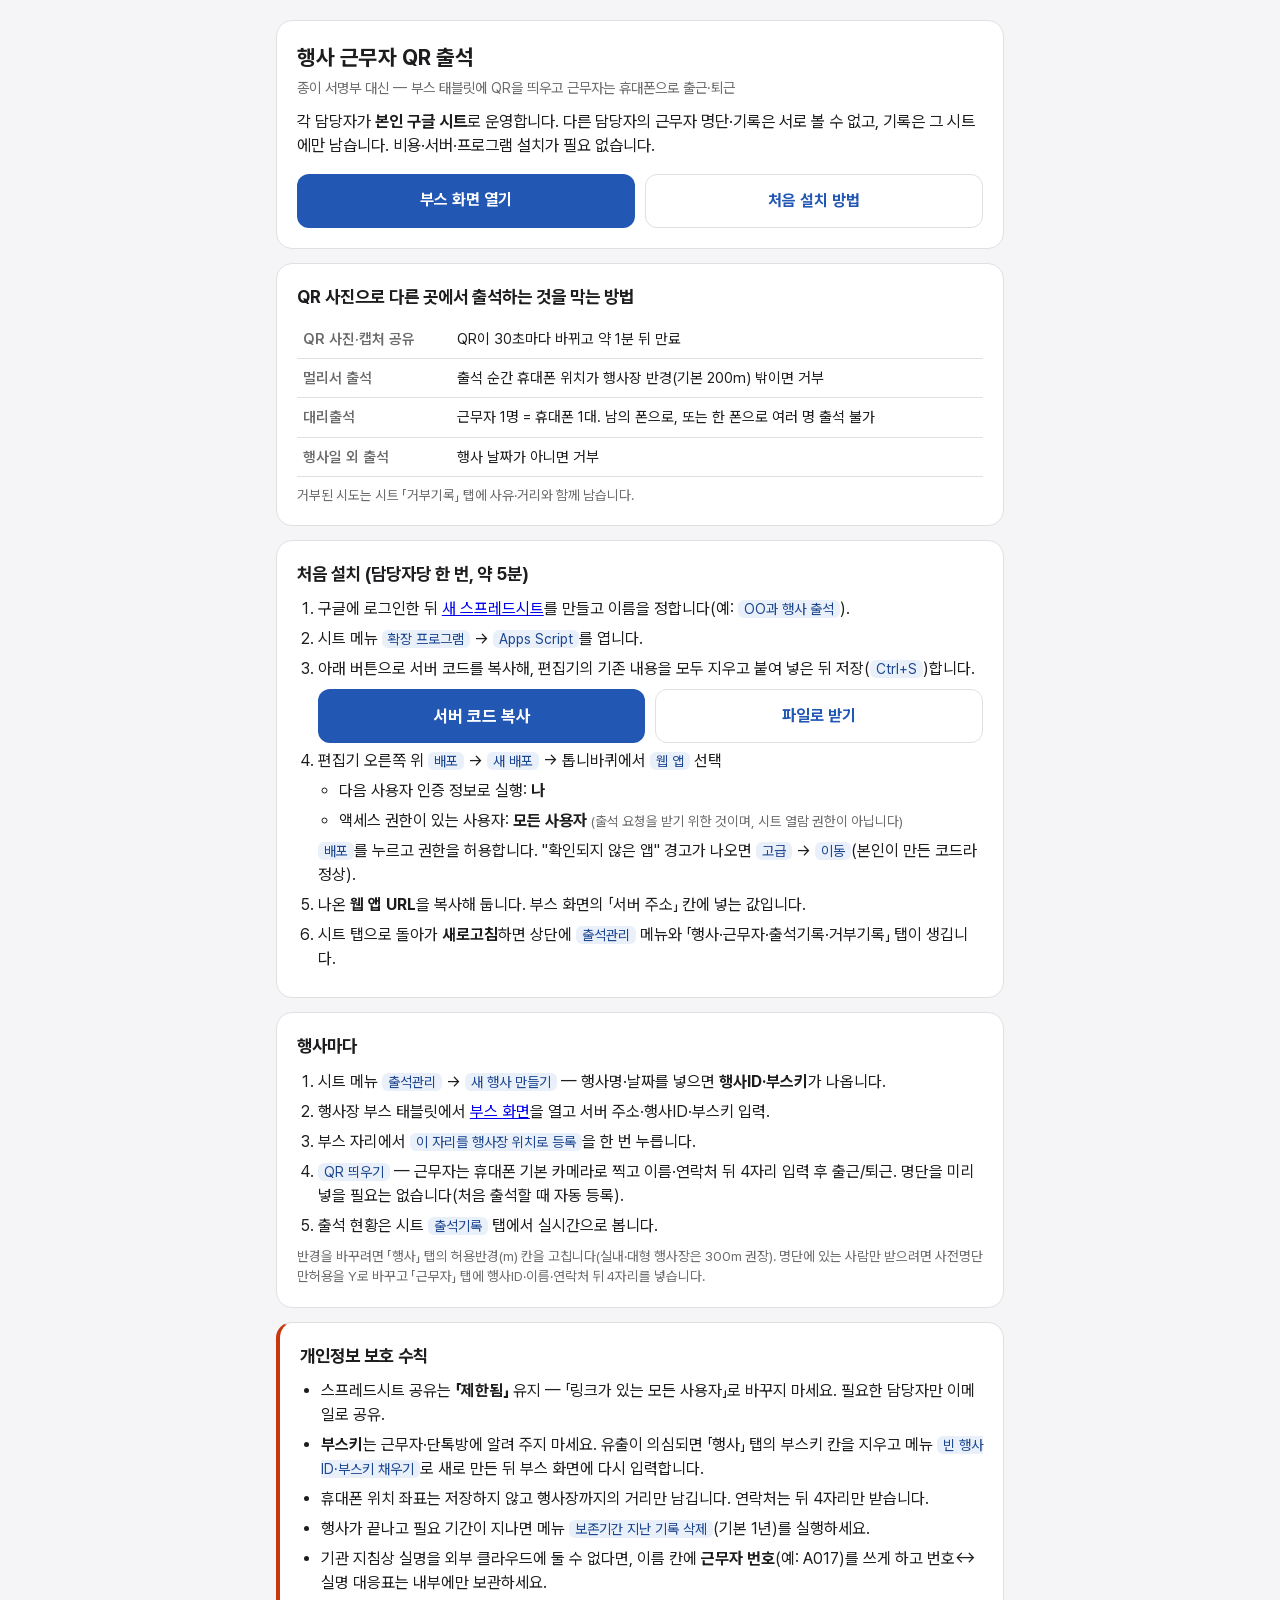
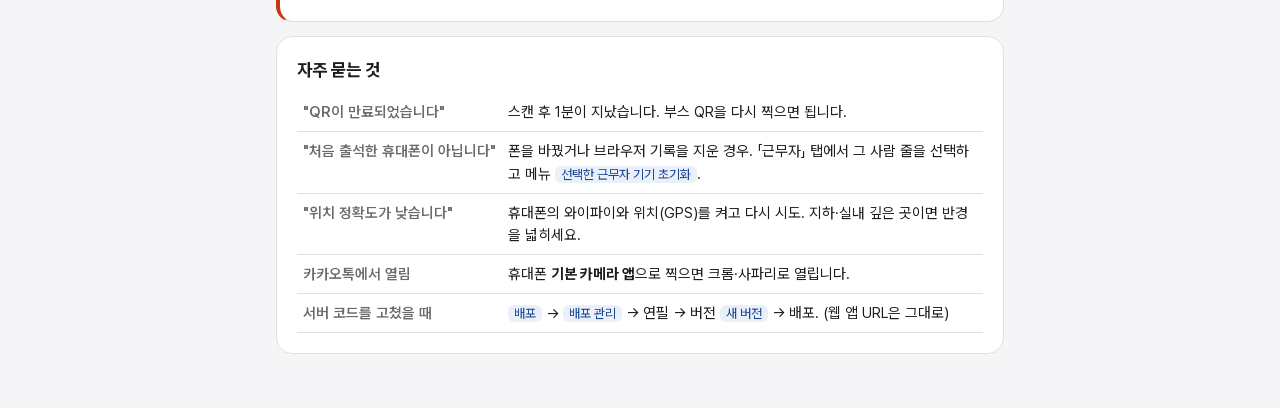
<file: index.html>
<!doctype html>
<html lang="ko">
<head>
<meta charset="utf-8">
<meta name="viewport" content="width=device-width, initial-scale=1">
<meta name="robots" content="noindex">
<meta name="referrer" content="no-referrer">
<title>QR 근무자 출석</title>
<link rel="stylesheet" href="assets/fonts.css">
<link rel="stylesheet" href="common.css">
<style>
  .wrap { max-width: 760px; }
  h2 { font-size: 1.1rem; margin: 0 0 10px; }
  ol, ul { margin: 0; padding-left: 1.3em; }
  li { margin: 6px 0; }
  li ul { margin-top: 4px; }
  .lead { font-size: 1.02rem; margin: 10px 0 0; }
  .btns { display: flex; gap: 10px; flex-wrap: wrap; margin-top: 16px; }
  .btns > * { flex: 1 1 200px; }
  a.button { display: block; text-align: center; text-decoration: none; font-weight: 700; border-radius: 12px;
             padding: 14px 16px; background: var(--primary); color: #fff; }
  a.button:hover { background: var(--primary-dim); }
  a.button.ghost { background: transparent; color: var(--primary); border: 1px solid var(--border); }
  .step { display: inline-block; min-width: 1.6em; font-weight: 800; color: var(--primary); }
  kbd { font-family: inherit; font-size: .88em; background: var(--brand-soft); color: var(--primary-dim);
        padding: 1px 6px; border-radius: 6px; white-space: nowrap; }
  td kbd, li kbd { white-space: normal; }
  .warn { border-left: 4px solid var(--err); }
  table { width: 100%; border-collapse: collapse; font-size: .92rem; }
  th, td { text-align: left; padding: 8px 6px; border-bottom: 1px solid var(--border); vertical-align: top; }
  th { white-space: nowrap; color: var(--text-dim); font-weight: 600; }
</style>
</head>
<body>
<main class="wrap">

  <div class="card">
    <h1>행사 근무자 QR 출석</h1>
    <p class="sub">종이 서명부 대신 — 부스 태블릿에 QR을 띄우고 근무자는 휴대폰으로 출근·퇴근</p>
    <p class="lead">각 담당자가 <b>본인 구글 시트</b>로 운영합니다. 다른 담당자의 근무자 명단·기록은 서로 볼 수 없고,
      기록은 그 시트에만 남습니다. 비용·서버·프로그램 설치가 필요 없습니다.</p>
    <div class="btns">
      <a class="button" href="booth.html">부스 화면 열기</a>
      <a class="button ghost" href="#install">처음 설치 방법</a>
    </div>
  </div>

  <div class="card">
    <h2>QR 사진으로 다른 곳에서 출석하는 것을 막는 방법</h2>
    <table>
      <tr><th>QR 사진·캡처 공유</th><td>QR이 30초마다 바뀌고 약 1분 뒤 만료</td></tr>
      <tr><th>멀리서 출석</th><td>출석 순간 휴대폰 위치가 행사장 반경(기본 200m) 밖이면 거부</td></tr>
      <tr><th>대리출석</th><td>근무자 1명 = 휴대폰 1대. 남의 폰으로, 또는 한 폰으로 여러 명 출석 불가</td></tr>
      <tr><th>행사일 외 출석</th><td>행사 날짜가 아니면 거부</td></tr>
    </table>
    <p class="hint">거부된 시도는 시트 「거부기록」 탭에 사유·거리와 함께 남습니다.</p>
  </div>

  <div class="card" id="install">
    <h2>처음 설치 (담당자당 한 번, 약 5분)</h2>
    <ol>
      <li>구글에 로그인한 뒤 <a href="https://sheets.new" target="_blank" rel="noopener">새 스프레드시트</a>를 만들고 이름을 정합니다(예: <kbd>OO과 행사 출석</kbd>).</li>
      <li>시트 메뉴 <kbd>확장 프로그램</kbd> → <kbd>Apps Script</kbd>를 엽니다.</li>
      <li>아래 버튼으로 서버 코드를 복사해, 편집기의 기존 내용을 모두 지우고 붙여 넣은 뒤 저장(<kbd>Ctrl+S</kbd>)합니다.
        <div class="btns" style="margin-top:8px">
          <button id="copyCode" type="button">서버 코드 복사</button>
          <a class="button ghost" href="apps-script/Code.gs" download="Code.gs">파일로 받기</a>
        </div>
        <div id="copyMsg" class="msg hidden"></div>
      </li>
      <li>편집기 오른쪽 위 <kbd>배포</kbd> → <kbd>새 배포</kbd> → 톱니바퀴에서 <kbd>웹 앱</kbd> 선택
        <ul>
          <li>다음 사용자 인증 정보로 실행: <b>나</b></li>
          <li>액세스 권한이 있는 사용자: <b>모든 사용자</b> <span class="hint">(출석 요청을 받기 위한 것이며, 시트 열람 권한이 아닙니다)</span></li>
        </ul>
        <kbd>배포</kbd>를 누르고 권한을 허용합니다. "확인되지 않은 앱" 경고가 나오면 <kbd>고급</kbd> → <kbd>이동</kbd>(본인이 만든 코드라 정상).</li>
      <li>나온 <b>웹 앱 URL</b>을 복사해 둡니다. 부스 화면의 「서버 주소」 칸에 넣는 값입니다.</li>
      <li>시트 탭으로 돌아가 <b>새로고침</b>하면 상단에 <kbd>출석관리</kbd> 메뉴와 「행사·근무자·출석기록·거부기록」 탭이 생깁니다.</li>
    </ol>
  </div>

  <div class="card">
    <h2>행사마다</h2>
    <ol>
      <li>시트 메뉴 <kbd>출석관리</kbd> → <kbd>새 행사 만들기</kbd> — 행사명·날짜를 넣으면 <b>행사ID·부스키</b>가 나옵니다.</li>
      <li>행사장 부스 태블릿에서 <a href="booth.html">부스 화면</a>을 열고 서버 주소·행사ID·부스키 입력.</li>
      <li>부스 자리에서 <kbd>이 자리를 행사장 위치로 등록</kbd>을 한 번 누릅니다.</li>
      <li><kbd>QR 띄우기</kbd> — 근무자는 휴대폰 기본 카메라로 찍고 이름·연락처 뒤 4자리 입력 후 출근/퇴근.
        명단을 미리 넣을 필요는 없습니다(처음 출석할 때 자동 등록).</li>
      <li>출석 현황은 시트 <kbd>출석기록</kbd> 탭에서 실시간으로 봅니다.</li>
    </ol>
    <p class="hint">반경을 바꾸려면 「행사」 탭의 허용반경(m) 칸을 고칩니다(실내·대형 행사장은 300m 권장).
      명단에 있는 사람만 받으려면 사전명단만허용을 Y로 바꾸고 「근무자」 탭에 행사ID·이름·연락처 뒤 4자리를 넣습니다.</p>
  </div>

  <div class="card warn">
    <h2>개인정보 보호 수칙</h2>
    <ul>
      <li>스프레드시트 공유는 <b>「제한됨」</b> 유지 — 「링크가 있는 모든 사용자」로 바꾸지 마세요. 필요한 담당자만 이메일로 공유.</li>
      <li><b>부스키</b>는 근무자·단톡방에 알려 주지 마세요. 유출이 의심되면 「행사」 탭의 부스키 칸을 지우고
        메뉴 <kbd>빈 행사ID·부스키 채우기</kbd>로 새로 만든 뒤 부스 화면에 다시 입력합니다.</li>
      <li>휴대폰 위치 좌표는 저장하지 않고 행사장까지의 거리만 남깁니다. 연락처는 뒤 4자리만 받습니다.</li>
      <li>행사가 끝나고 필요 기간이 지나면 메뉴 <kbd>보존기간 지난 기록 삭제</kbd>(기본 1년)를 실행하세요.</li>
      <li>기관 지침상 실명을 외부 클라우드에 둘 수 없다면, 이름 칸에 <b>근무자 번호</b>(예: A017)를 쓰게 하고
        번호↔실명 대응표는 내부에만 보관하세요.</li>
    </ul>
  </div>

  <div class="card">
    <h2>자주 묻는 것</h2>
    <table>
      <tr><th>"QR이 만료되었습니다"</th><td>스캔 후 1분이 지났습니다. 부스 QR을 다시 찍으면 됩니다.</td></tr>
      <tr><th>"처음 출석한 휴대폰이 아닙니다"</th><td>폰을 바꿨거나 브라우저 기록을 지운 경우. 「근무자」 탭에서 그 사람 줄을 선택하고 메뉴 <kbd>선택한 근무자 기기 초기화</kbd>.</td></tr>
      <tr><th>"위치 정확도가 낮습니다"</th><td>휴대폰의 와이파이와 위치(GPS)를 켜고 다시 시도. 지하·실내 깊은 곳이면 반경을 넓히세요.</td></tr>
      <tr><th>카카오톡에서 열림</th><td>휴대폰 <b>기본 카메라 앱</b>으로 찍으면 크롬·사파리로 열립니다.</td></tr>
      <tr><th>서버 코드를 고쳤을 때</th><td><kbd>배포</kbd> → <kbd>배포 관리</kbd> → 연필 → 버전 <kbd>새 버전</kbd> → 배포. (웹 앱 URL은 그대로)</td></tr>
    </table>
  </div>

</main>
<script>
document.getElementById('copyCode').addEventListener('click', function () {
  var out = document.getElementById('copyMsg');
  fetch('apps-script/Code.gs', { cache: 'no-store' }).then(function (r) {
    if (!r.ok) throw new Error();
    return r.text();
  }).then(function (code) {
    return navigator.clipboard.writeText(code);
  }).then(function () {
    out.textContent = '복사했습니다. Apps Script 편집기에 붙여 넣으세요(Ctrl+V).';
    out.className = 'msg ok';
  }).catch(function () {
    out.textContent = '복사하지 못했습니다. 「파일로 받기」로 내려받아 내용을 붙여 넣으세요.';
    out.className = 'msg err';
  });
});
</script>
</body>
</html>
</file>
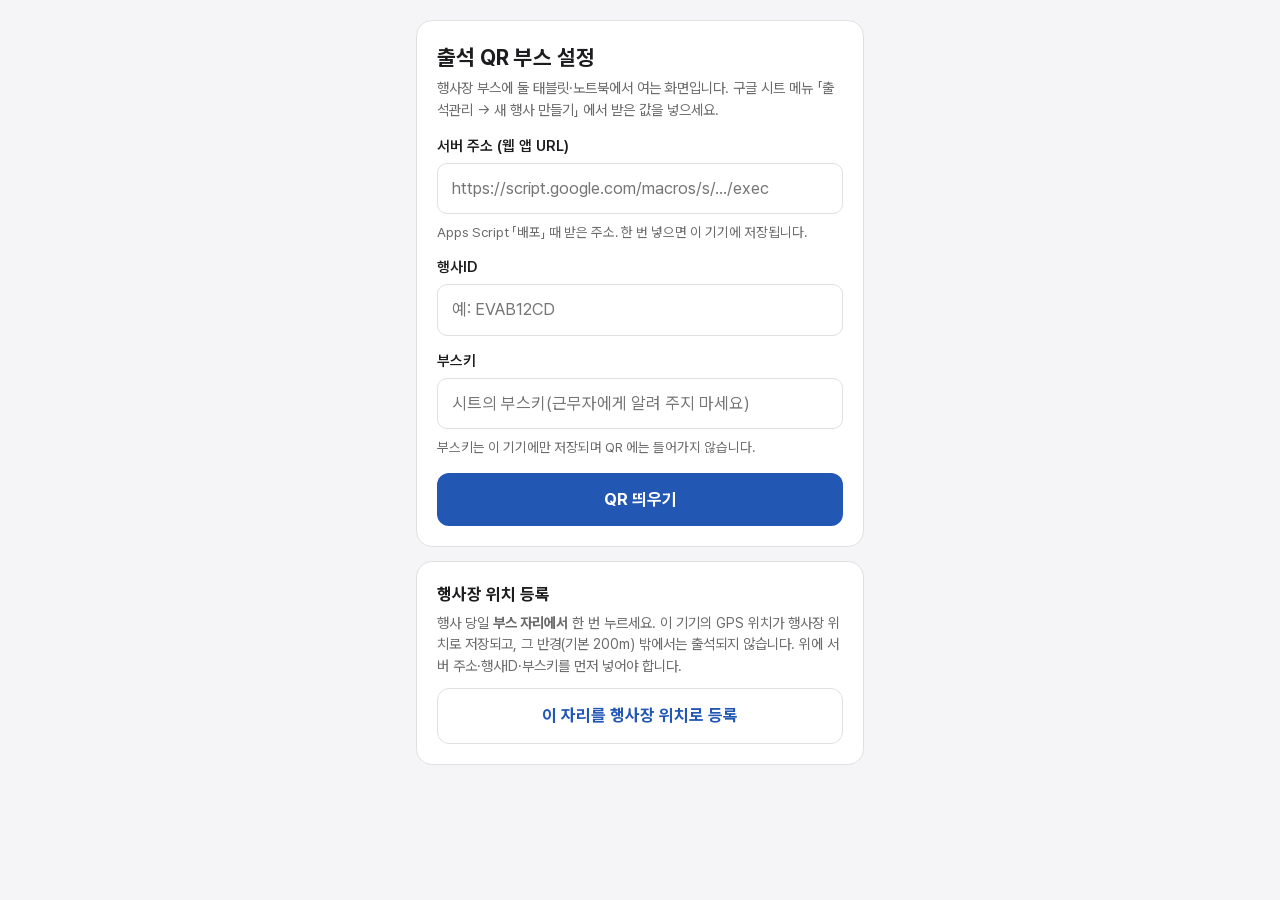
<file: booth.html>
<!doctype html>
<html lang="ko">
<head>
<meta charset="utf-8">
<meta name="viewport" content="width=device-width, initial-scale=1">
<meta name="robots" content="noindex">
<meta name="referrer" content="no-referrer">
<title>출석 QR 부스</title>
<link rel="stylesheet" href="assets/fonts.css">
<link rel="stylesheet" href="common.css">
<style>
  /* 부스 태블릿 전용: QR 을 화면 가득 */
  #show { min-height: 100vh; display: flex; flex-direction: column; align-items: center;
          justify-content: center; padding: 24px 16px; text-align: center; background: #fff; }
  #show h1 { font-size: clamp(1.4rem, 4vw, 2.4rem); }
  #qr { width: min(78vmin, 560px); aspect-ratio: 1; margin: 18px 0 12px; }
  #qr svg { width: 100%; height: 100%; display: block; }
  #clock { font-size: clamp(1.6rem, 5vw, 2.8rem); font-weight: 800; font-variant-numeric: tabular-nums; }
  .bar { width: min(78vmin, 560px); height: 8px; background: #e9f0fa; border-radius: 4px; overflow: hidden; }
  .bar > i { display: block; height: 100%; background: var(--primary); width: 100%; }
  .guide { color: var(--text-dim); margin: 12px 0 0; font-size: clamp(.95rem, 2.2vw, 1.2rem); }
  #net { font-size: .85rem; margin-top: 8px; color: var(--text-dim); }
  #net.bad { color: var(--err); font-weight: 700; }
  #settings { position: fixed; right: 12px; bottom: 12px; width: auto; padding: 8px 12px;
              font-size: .85rem; opacity: .5; }
</style>
</head>
<body>

<!-- 1) 설정 화면: 담당자가 행사 시작 전에 한 번 입력 -->
<main id="setup" class="wrap">
  <div class="card">
    <h1>출석 QR 부스 설정</h1>
    <p class="sub">행사장 부스에 둘 태블릿·노트북에서 여는 화면입니다. 구글 시트 메뉴 「출석관리 → 새 행사 만들기」 에서 받은 값을 넣으세요.</p>
    <div id="apiBox">
      <label for="apiUrl">서버 주소 (웹 앱 URL)</label>
      <input id="apiUrl" autocomplete="off" inputmode="url" placeholder="https://script.google.com/macros/s/.../exec">
      <p class="hint">Apps Script 「배포」 때 받은 주소. 한 번 넣으면 이 기기에 저장됩니다.</p>
    </div>
    <label for="eventId">행사ID</label>
    <input id="eventId" autocomplete="off" placeholder="예: EVAB12CD">
    <label for="secret">부스키</label>
    <input id="secret" type="password" autocomplete="off" placeholder="시트의 부스키(근무자에게 알려 주지 마세요)">
    <p class="hint">부스키는 이 기기에만 저장되며 QR 에는 들어가지 않습니다.</p>
    <div style="margin-top:16px"><button id="start">QR 띄우기</button></div>
    <div id="setupMsg" class="msg hidden"></div>
  </div>
  <div class="card">
    <h1 style="font-size:1.05rem">행사장 위치 등록</h1>
    <p class="sub">행사 당일 <b>부스 자리에서</b> 한 번 누르세요. 이 기기의 GPS 위치가 행사장 위치로 저장되고,
      그 반경(기본 200m) 밖에서는 출석되지 않습니다. 위에 서버 주소·행사ID·부스키를 먼저 넣어야 합니다.</p>
    <div style="margin-top:12px"><button id="locBtn" class="ghost">이 자리를 행사장 위치로 등록</button></div>
    <div id="locMsg" class="msg hidden"></div>
  </div>
</main>

<!-- 2) QR 화면 -->
<section id="show" class="hidden">
  <h1 id="evName"></h1>
  <div id="clock"></div>
  <div id="qr" aria-label="출석 QR 코드"></div>
  <div class="bar"><i id="barFill"></i></div>
  <p class="guide">휴대폰 <b>기본 카메라</b>로 QR을 비추고 뜨는 링크를 누르세요.<br>
     QR은 <b id="slotSec">30</b>초마다 바뀌며, <b>사진·캡처로는 출석되지 않습니다.</b></p>
  <div id="net"></div>
  <button id="settings" class="ghost">설정</button>
</section>

<script src="vendor/qrcode.js"></script>
<script src="config.js"></script>
<script src="api.js"></script>
<script>
(function () {
  'use strict';
  // config.js 에 부서 공용 주소가 있으면 그것을, 없으면 담당자가 입력한 주소를 쓴다.
  var FIXED_API = (window.ATTENDANCE_CONFIG || {}).API_URL;
  var API = FIXED_API;
  var KEY = 'attendance.booth';
  var $ = function (id) { return document.getElementById(id); };
  var state = { eventId: '', secret: '', name: '', slotSeconds: 30, offset: 0, lastSlot: null, timer: null, syncTimer: null };

  function store(v) { try { localStorage.setItem(KEY, JSON.stringify(v)); } catch (e) {} }
  function load() { try { return JSON.parse(localStorage.getItem(KEY)) || {}; } catch (e) { return {}; } }
  function msg(el, text, kind) { el.textContent = text; el.className = 'msg ' + kind; }

  // ── 토큰: Code.gs 의 makeToken_ 과 반드시 같은 식 ──
  function b64url(buf) {
    var s = '', bytes = new Uint8Array(buf);
    for (var i = 0; i < bytes.length; i++) s += String.fromCharCode(bytes[i]);
    return btoa(s).replace(/\+/g, '-').replace(/\//g, '_');
  }
  var keyCache = {};
  function hmacKey(secret) {
    if (!keyCache[secret]) {
      keyCache[secret] = crypto.subtle.importKey('raw', new TextEncoder().encode(secret),
        { name: 'HMAC', hash: 'SHA-256' }, false, ['sign']);
    }
    return keyCache[secret];
  }
  function makeToken(secret, eventId, slot) {
    return hmacKey(secret).then(function (k) {
      return crypto.subtle.sign('HMAC', k, new TextEncoder().encode(eventId + '.' + slot));
    }).then(function (sig) { return b64url(sig).substring(0, 16); });
  }

  function serverNow() { return Date.now() + state.offset; }

  // 부스 시계를 서버 시계에 맞춘다(태블릿 시계가 틀려도 토큰이 맞도록).
  function syncTime() {
    var t0 = Date.now();
    return fetch(API + '?action=time').then(function (r) { return r.json(); }).then(function (d) {
      var t1 = Date.now();
      state.offset = d.now - (t0 + t1) / 2;
      state.slotSeconds = d.slotSeconds || state.slotSeconds;
      $('net').textContent = '서버 시각 동기화됨';
      $('net').className = '';
    }).catch(function () {
      $('net').textContent = '서버 연결 안 됨 — QR은 계속 바뀌지만, 근무자 휴대폰은 인터넷이 되어야 출석됩니다.';
      $('net').className = 'bad';
    });
  }

  function render() {
    var now = serverNow();
    var slotMs = state.slotSeconds * 1000;
    var slot = Math.floor(now / slotMs);
    var left = slotMs - (now % slotMs);
    $('barFill').style.width = (left / slotMs * 100).toFixed(1) + '%';
    $('clock').textContent = new Date(now).toLocaleTimeString('ko-KR', { hour12: false, timeZone: 'Asia/Seoul' });
    if (slot === state.lastSlot) return;
    state.lastSlot = slot;
    makeToken(state.secret, state.eventId, slot).then(function (token) {
      var url = new URL('checkin.html', location.href);
      url.search = '?e=' + encodeURIComponent(state.eventId) + '&t=' + token +
        (FIXED_API ? '' : '&a=' + AttendanceApi.idFromUrl(API));
      var qr = qrcode(0, 'M');
      qr.addData(url.href);
      qr.make();
      $('qr').innerHTML = qr.createSvgTag({ cellSize: 8, margin: 2, scalable: true });
    });
  }

  var wakeLock = null;
  function keepAwake() {
    if (!('wakeLock' in navigator)) return;
    navigator.wakeLock.request('screen').then(function (l) { wakeLock = l; }).catch(function () {});
  }
  document.addEventListener('visibilitychange', function () {
    if (document.visibilityState === 'visible' && !$('show').classList.contains('hidden')) keepAwake();
  });

  function showQr() {
    $('setup').classList.add('hidden');
    $('show').classList.remove('hidden');
    $('evName').textContent = state.name || state.eventId;
    $('slotSec').textContent = state.slotSeconds;
    state.lastSlot = null;
    render();
    clearInterval(state.timer);
    state.timer = setInterval(render, 250);
    clearInterval(state.syncTimer);
    state.syncTimer = setInterval(syncTime, 10 * 60 * 1000);
    keepAwake();
  }

  // 입력값을 읽어 state 에 넣는다. 문제가 있으면 안내 문구를, 없으면 '' 를 돌려준다.
  function readInputs() {
    if (!window.isSecureContext || !window.crypto || !crypto.subtle) return 'https 주소에서 열어야 합니다.';
    if (!FIXED_API) {
      var id = AttendanceApi.idFromUrl($('apiUrl').value);
      if (!id) return '서버 주소가 올바르지 않습니다. https://script.google.com/… /exec 형태의 웹 앱 URL 을 넣으세요.';
      API = AttendanceApi.urlFromId(id);
    }
    state.eventId = $('eventId').value.trim();
    state.secret = $('secret').value.trim();
    if (!state.eventId || !state.secret) return '행사ID와 부스키를 입력하세요.';
    return '';
  }

  // 부스키로 현재 토큰을 만들어 서버에 요청한다(부스키를 가진 담당자만 할 수 있는 요청).
  function signedPost(body) {
    return syncTime().then(function () {
      var slot = Math.floor(serverNow() / 1000 / state.slotSeconds);
      return makeToken(state.secret, state.eventId, slot);
    }).then(function (token) {
      body.eventId = state.eventId;
      body.token = token;
      return fetch(API, {
        method: 'POST',
        headers: { 'Content-Type': 'text/plain;charset=utf-8' },
        body: JSON.stringify(body)
      }).then(function (r) { return r.json(); });
    });
  }

  function saveInputs() {
    store({ api: FIXED_API ? '' : $('apiUrl').value.trim(), eventId: state.eventId, secret: state.secret });
  }

  function start() {
    var out = $('setupMsg');
    var err = readInputs();
    if (err) return msg(out, err, 'err');
    msg(out, '확인 중…', 'info');
    $('start').disabled = true;
    signedPost({ action: 'boothcheck' }).then(function (d) {
      if (!d.ok) throw new Error(d.message);
      state.name = d.name;
      state.slotSeconds = d.slotSeconds || state.slotSeconds;
      saveInputs();
      showQr();
    }).catch(function (e) {
      msg(out, e instanceof TypeError ? '서버에 연결할 수 없습니다. 서버 주소와 배포 설정(액세스: 모든 사용자)을 확인하세요.'
        : e.message, 'err');
    }).then(function () { $('start').disabled = false; });
  }

  function registerLocation() {
    var out = $('locMsg');
    var err = readInputs();
    if (err) return msg(out, err, 'err');
    if (!confirm('지금 이 기기가 있는 자리를 「행사장 위치」로 저장할까요?\n반드시 행사장 부스에서 누르세요.')) return;
    msg(out, '위치 확인 중… (실외·창가에서 더 정확합니다)', 'info');
    $('locBtn').disabled = true;
    new Promise(function (resolve, reject) {
      navigator.geolocation.getCurrentPosition(resolve, reject, { enableHighAccuracy: true, timeout: 30000, maximumAge: 0 });
    }).then(function (p) {
      return signedPost({ action: 'setlocation', lat: p.coords.latitude, lng: p.coords.longitude, accuracy: p.coords.accuracy });
    }).then(function (d) {
      if (!d.ok) throw new Error(d.message);
      saveInputs();
      msg(out, '행사장 위치를 등록했습니다(오차 약 ' + d.accuracy + 'm). 이제 반경 ' + d.radius + 'm 안에서만 출석됩니다.', 'ok');
    }).catch(function (e) {
      msg(out, e && e.code === 1 ? '위치 권한이 거부되었습니다. 브라우저 설정에서 허용해 주세요.'
        : e instanceof TypeError ? '서버에 연결할 수 없습니다.' : (e.message || '위치를 확인할 수 없습니다.'), 'err');
    }).then(function () { $('locBtn').disabled = false; });
  }

  $('start').addEventListener('click', start);
  $('settings').addEventListener('click', function () {
    if (!confirm('QR 화면을 닫고 설정으로 돌아갈까요?')) return;
    clearInterval(state.timer);
    clearInterval(state.syncTimer);
    if (wakeLock) wakeLock.release().catch(function () {});
    $('show').classList.add('hidden');
    $('setup').classList.remove('hidden');
    $('setupMsg').className = 'msg hidden';
  });
  $('locBtn').addEventListener('click', registerLocation);

  if (FIXED_API) $('apiBox').classList.add('hidden');
  var saved = load();
  if (saved.api) $('apiUrl').value = saved.api;
  if (saved.eventId) $('eventId').value = saved.eventId;
  if (saved.secret) $('secret').value = saved.secret;
})();
</script>
</body>
</html>
</file>
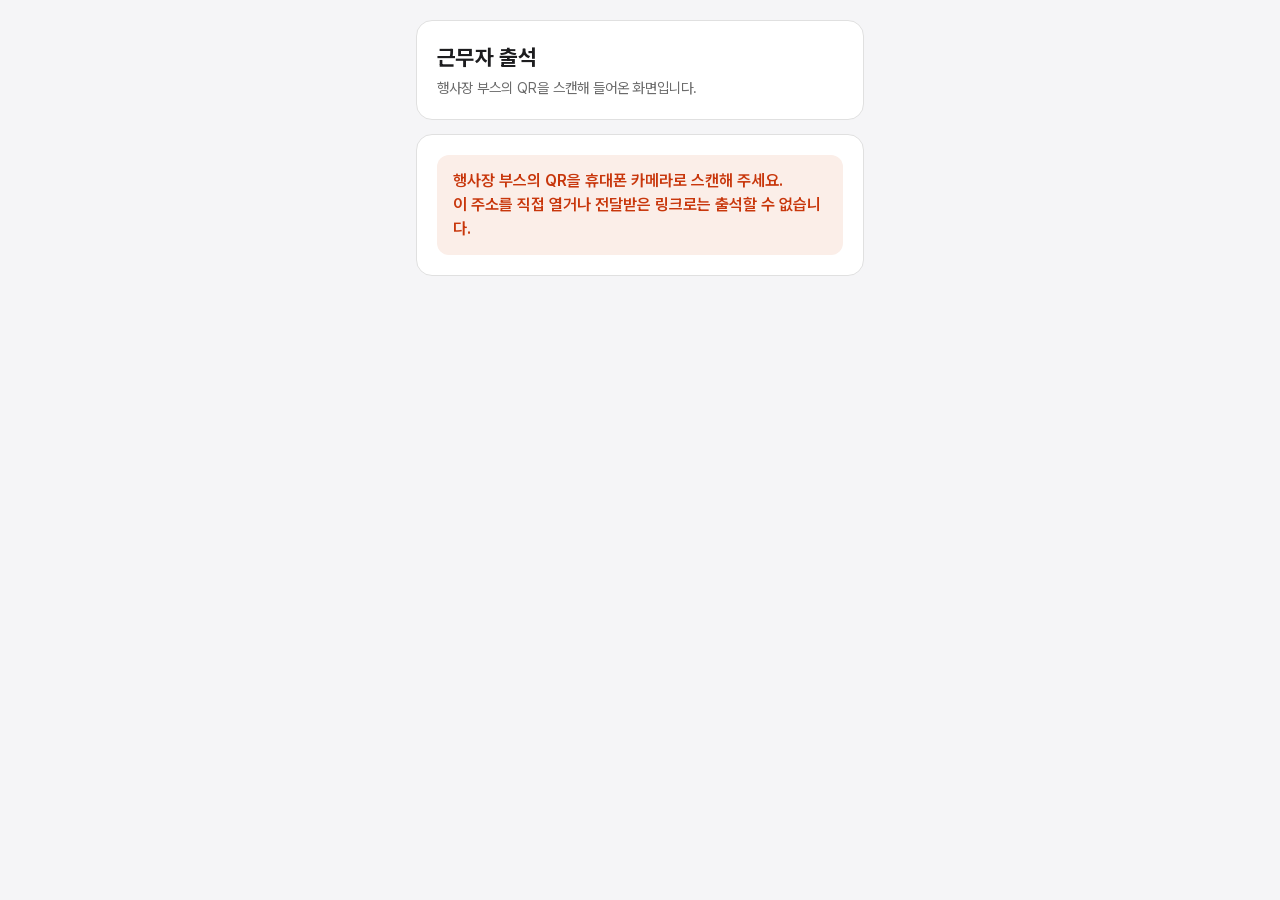
<file: checkin.html>
<!doctype html>
<html lang="ko">
<head>
<meta charset="utf-8">
<meta name="viewport" content="width=device-width, initial-scale=1">
<meta name="robots" content="noindex">
<meta name="referrer" content="no-referrer">
<title>근무자 출석</title>
<link rel="stylesheet" href="assets/fonts.css">
<link rel="stylesheet" href="common.css">
<style>
  .gps { display: flex; align-items: center; gap: 8px; font-size: .92rem; margin-top: 14px; color: var(--text-dim); }
  .dot { width: 10px; height: 10px; border-radius: 50%; background: #c7c7c7; flex: none; }
  .dot.ok { background: var(--ok); }
  .dot.err { background: var(--err); }
  .result { text-align: center; padding: 28px 20px; }
  .result .big { font-size: 2rem; font-weight: 800; margin: 6px 0; }
  .result.ok { background: var(--ok-soft); color: var(--ok); border-color: transparent; }
  .result.err { background: var(--err-soft); color: var(--err); border-color: transparent; }
  .me { font-weight: 700; }
  .linkish { background: none; border: 0; color: var(--primary); width: auto; padding: 0; font-size: .85rem;
             font-weight: 600; text-decoration: underline; }
  .linkish:hover { background: none; }
</style>
</head>
<body>
<main class="wrap">
  <div class="card">
    <h1 id="evName">근무자 출석</h1>
    <p class="sub" id="evSub">행사장 부스의 QR을 스캔해 들어온 화면입니다.</p>
  </div>

  <!-- QR 없이 들어온 경우 -->
  <div id="noToken" class="card hidden">
    <div class="msg err" style="margin:0">행사장 부스의 QR을 휴대폰 카메라로 스캔해 주세요.<br>이 주소를 직접 열거나 전달받은 링크로는 출석할 수 없습니다.</div>
  </div>

  <!-- 출석 입력 -->
  <div id="form" class="card hidden">
    <div id="profileView" class="hidden">
      <p style="margin:0"><span class="me" id="meText"></span> 님
        <button type="button" class="linkish" id="changeMe">본인이 아닌가요?</button></p>
    </div>
    <div id="profileEdit">
      <label for="name">이름</label>
      <input id="name" autocomplete="name" placeholder="홍길동">
      <label for="phone4">연락처 뒤 4자리</label>
      <input id="phone4" inputmode="numeric" pattern="[0-9]*" maxlength="4" placeholder="1234">
      <p class="hint">처음 출석한 휴대폰이 본인 기기로 등록됩니다. 다른 사람 휴대폰으로 대신 출석할 수 없습니다.</p>
    </div>
    <div class="gps"><span class="dot" id="gpsDot"></span><span id="gpsText">위치 확인 중… (위치 권한을 허용해 주세요)</span></div>
    <div class="row" style="margin-top:16px">
      <button id="btnIn" data-type="출근" disabled>출근</button>
      <button id="btnOut" data-type="퇴근" disabled>퇴근</button>
    </div>
    <p class="hint">QR을 스캔한 뒤 1분 안에 눌러 주세요. 시간이 지나면 부스의 QR을 다시 스캔하면 됩니다.</p>
    <div id="formMsg" class="msg hidden"></div>
  </div>

  <!-- 결과 -->
  <div id="result" class="card result hidden">
    <div id="resTitle"></div>
    <div class="big" id="resBig"></div>
    <div id="resDetail"></div>
  </div>
</main>

<script src="config.js"></script>
<script src="api.js"></script>
<script>
(function () {
  'use strict';
  var $ = function (id) { return document.getElementById(id); };
  var params = new URLSearchParams(location.search);
  // 서버: 부서 공용 주소(config.js)가 있으면 그것, 없으면 QR 에 실린 배포 ID(script.google.com 으로만 연결)
  var API = (window.ATTENDANCE_CONFIG || {}).API_URL || AttendanceApi.urlFromId(params.get('a'));
  var eventId = params.get('e') || '';
  var token = params.get('t') || '';
  var fix = null;   // 최근 GPS 측정값

  // 토큰을 주소창에서 지운다 — 새로고침·즐겨찾기·주소 복사로 재사용하지 못하게.
  if (token) history.replaceState(null, '', location.pathname + '?e=' + encodeURIComponent(eventId) +
    (params.get('a') ? '&a=' + encodeURIComponent(params.get('a')) : ''));

  function get(k) { try { return localStorage.getItem(k); } catch (e) { return null; } }
  function set(k, v) { try { localStorage.setItem(k, v); } catch (e) {} }

  // 기기 ID: 이 브라우저에서 처음 한 번 만들어 계속 쓴다. 서버가 근무자와 1:1 로 묶는다.
  function deviceId() {
    var id = get('attendance.device');
    if (!id) {
      id = (crypto.randomUUID ? crypto.randomUUID() : Array.from(crypto.getRandomValues(new Uint8Array(16)),
        function (b) { return ('0' + b.toString(16)).slice(-2); }).join(''));
      set('attendance.device', id);
    }
    return id;
  }
  function profile() { try { return JSON.parse(get('attendance.profile')) || null; } catch (e) { return null; } }

  function showMsg(text, kind) { var m = $('formMsg'); m.textContent = text; m.className = 'msg ' + kind; }

  if (!eventId || !token) { $('noToken').classList.remove('hidden'); return; }
  if (!API) { $('noToken').classList.remove('hidden'); $('noToken').firstElementChild.textContent = '출석 서버 주소가 설정되지 않았습니다. 담당자에게 문의해 주세요.'; return; }
  $('form').classList.remove('hidden');

  fetch(API + '?action=event&e=' + encodeURIComponent(eventId) + '&t=' + encodeURIComponent(token)).then(function (r) { return r.json(); }).then(function (d) {
    if (d.ok) { $('evName').textContent = d.name; $('evSub').textContent = '근무자 출석 확인'; }
    else showMsg(d.message, 'err');
  }).catch(function () {});

  // 저장된 본인 정보
  var me = profile();
  function renderProfile() {
    if (me) {
      $('meText').textContent = me.name + ' (' + me.phone4 + ')';
      $('profileView').classList.remove('hidden');
      $('profileEdit').classList.add('hidden');
    } else {
      $('profileView').classList.add('hidden');
      $('profileEdit').classList.remove('hidden');
    }
  }
  renderProfile();
  $('changeMe').addEventListener('click', function () {
    $('name').value = me ? me.name : '';
    $('phone4').value = '';
    me = null;
    renderProfile();
  });

  // GPS — 캐시값을 쓰지 않고(maximumAge 0) 계속 갱신한다.
  function setGps(kind, text) { $('gpsDot').className = 'dot ' + kind; $('gpsText').textContent = text; }
  if (!navigator.geolocation) {
    setGps('err', '이 브라우저는 위치 확인을 지원하지 않습니다.');
  } else {
    navigator.geolocation.watchPosition(function (p) {
      fix = p;
      var acc = Math.round(p.coords.accuracy);
      setGps(acc <= 100 ? 'ok' : 'err', acc <= 100 ? '위치 확인됨 (오차 약 ' + acc + 'm)'
        : '위치 정확도가 낮습니다 (오차 약 ' + acc + 'm) — 와이파이·GPS를 켜 주세요');
      $('btnIn').disabled = $('btnOut').disabled = false;
    }, function (e) {
      setGps('err', e.code === 1 ? '위치 권한이 거부되었습니다. 브라우저 설정에서 위치 권한을 허용한 뒤 QR을 다시 스캔해 주세요.'
        : '위치를 확인할 수 없습니다. 잠시 후 다시 시도해 주세요.');
    }, { enableHighAccuracy: true, maximumAge: 0, timeout: 30000 });
  }

  function submit(type) {
    var name = me ? me.name : $('name').value.trim();
    var phone4 = me ? me.phone4 : $('phone4').value.replace(/\D/g, '');
    if (!name || phone4.length !== 4) return showMsg('이름과 연락처 뒤 4자리를 입력해 주세요.', 'err');
    if (!fix) return showMsg('위치 확인이 끝난 뒤 눌러 주세요.', 'err');
    $('btnIn').disabled = $('btnOut').disabled = true;
    showMsg('확인 중…', 'info');
    fetch(API, {
      method: 'POST',
      headers: { 'Content-Type': 'text/plain;charset=utf-8' },
      body: JSON.stringify({
        action: 'checkin', eventId: eventId, token: token, deviceId: deviceId(),
        name: name, phone4: phone4, type: type,
        lat: fix.coords.latitude, lng: fix.coords.longitude, accuracy: fix.coords.accuracy,
        fixTime: fix.timestamp
      })
    }).then(function (r) { return r.json(); }).then(function (d) {
      if (d.ok) {
        set('attendance.profile', JSON.stringify({ name: name, phone4: phone4 }));
        $('form').classList.add('hidden');
        var res = $('result');
        res.className = 'card result ok';
        $('resTitle').textContent = d.event || '';
        $('resBig').textContent = d.duplicate ? '이미 ' + d.type + ' 처리됨' : d.type + ' 완료';
        $('resDetail').textContent = d.name + ' 님 · ' + d.time;
        res.classList.remove('hidden');
      } else {
        showMsg(d.message, 'err');
        $('btnIn').disabled = $('btnOut').disabled = false;
      }
    }).catch(function () {
      showMsg('서버에 연결할 수 없습니다. 인터넷 연결을 확인해 주세요.', 'err');
      $('btnIn').disabled = $('btnOut').disabled = false;
    });
  }
  $('btnIn').addEventListener('click', function () { submit('출근'); });
  $('btnOut').addEventListener('click', function () { submit('퇴근'); });
})();
</script>
</body>
</html>
</file>
<file: assets/fonts.css>
/* Pretendard Variable — 내부망/오프라인에서도 동작하도록 CDN 대신 로컬 호스팅한다.
   원본 사이트는 jsdelivr 의 dynamic-subset(woff2 92개 분할)을 썼지만, 내부망에서는
   외부 요청이 막히므로 통합 가변 폰트 1개(약 2MB)를 직접 담아 둔다. */
@font-face {
  font-family: "Pretendard Variable";
  font-style: normal;
  font-display: swap;
  font-weight: 45 920;
  src: url("fonts/PretendardVariable.woff2") format("woff2-variations");
}
</file>
<file: common.css>
/* QR 출석 화면 공통 — 메인 사이트(assets/style.css)의 천안 블루·Pretendard 를 따른다. */
:root {
  --bg: #f5f5f7;
  --surface: #ffffff;
  --border: #e0e0e0;
  --text: #1d1d1f;
  --text-dim: #6b6b6b;
  --primary: #2257b4;
  --primary-dim: #1c4690;
  --brand-soft: #e9f0fa;
  --ok: #00863a;
  --ok-soft: #e6f5ec;
  --err: #c8370c;
  --err-soft: #fbeee8;
  --radius: 16px;
  color-scheme: light;
}
* { box-sizing: border-box; }
html, body { margin: 0; }
body {
  background: var(--bg);
  color: var(--text);
  font-family: "Pretendard Variable", Pretendard, -apple-system, "Apple SD Gothic Neo", "Malgun Gothic", sans-serif;
  line-height: 1.5;
  -webkit-text-size-adjust: 100%;
}
.wrap { max-width: 480px; margin: 0 auto; padding: 20px 16px 40px; }
.card {
  background: var(--surface);
  border: 1px solid var(--border);
  border-radius: var(--radius);
  padding: 20px;
  margin-bottom: 14px;
}
h1 { font-size: 1.35rem; margin: 0 0 4px; }
.sub { color: var(--text-dim); font-size: .9rem; margin: 0; }
label { display: block; font-weight: 600; font-size: .92rem; margin: 14px 0 6px; }
input {
  width: 100%; font: inherit; font-size: 1.05rem;
  padding: 12px 14px; border: 1px solid var(--border); border-radius: 10px; background: #fff;
}
input:focus { outline: 2px solid var(--primary); outline-offset: -1px; border-color: transparent; }
button {
  font: inherit; font-weight: 700; font-size: 1.05rem;
  border: 0; border-radius: 12px; padding: 14px 16px; cursor: pointer;
  background: var(--primary); color: #fff; width: 100%;
}
button:hover { background: var(--primary-dim); }
button:disabled { opacity: .45; cursor: default; }
button.ghost { background: transparent; color: var(--primary); border: 1px solid var(--border); }
.row { display: flex; gap: 10px; }
.row > * { flex: 1; }
.msg { border-radius: 12px; padding: 14px 16px; margin-top: 14px; font-weight: 600; }
.msg.ok { background: var(--ok-soft); color: var(--ok); }
.msg.err { background: var(--err-soft); color: var(--err); }
.msg.info { background: var(--brand-soft); color: var(--primary-dim); }
.hint { color: var(--text-dim); font-size: .85rem; margin: 8px 0 0; }
.hidden { display: none !important; }
</file>
